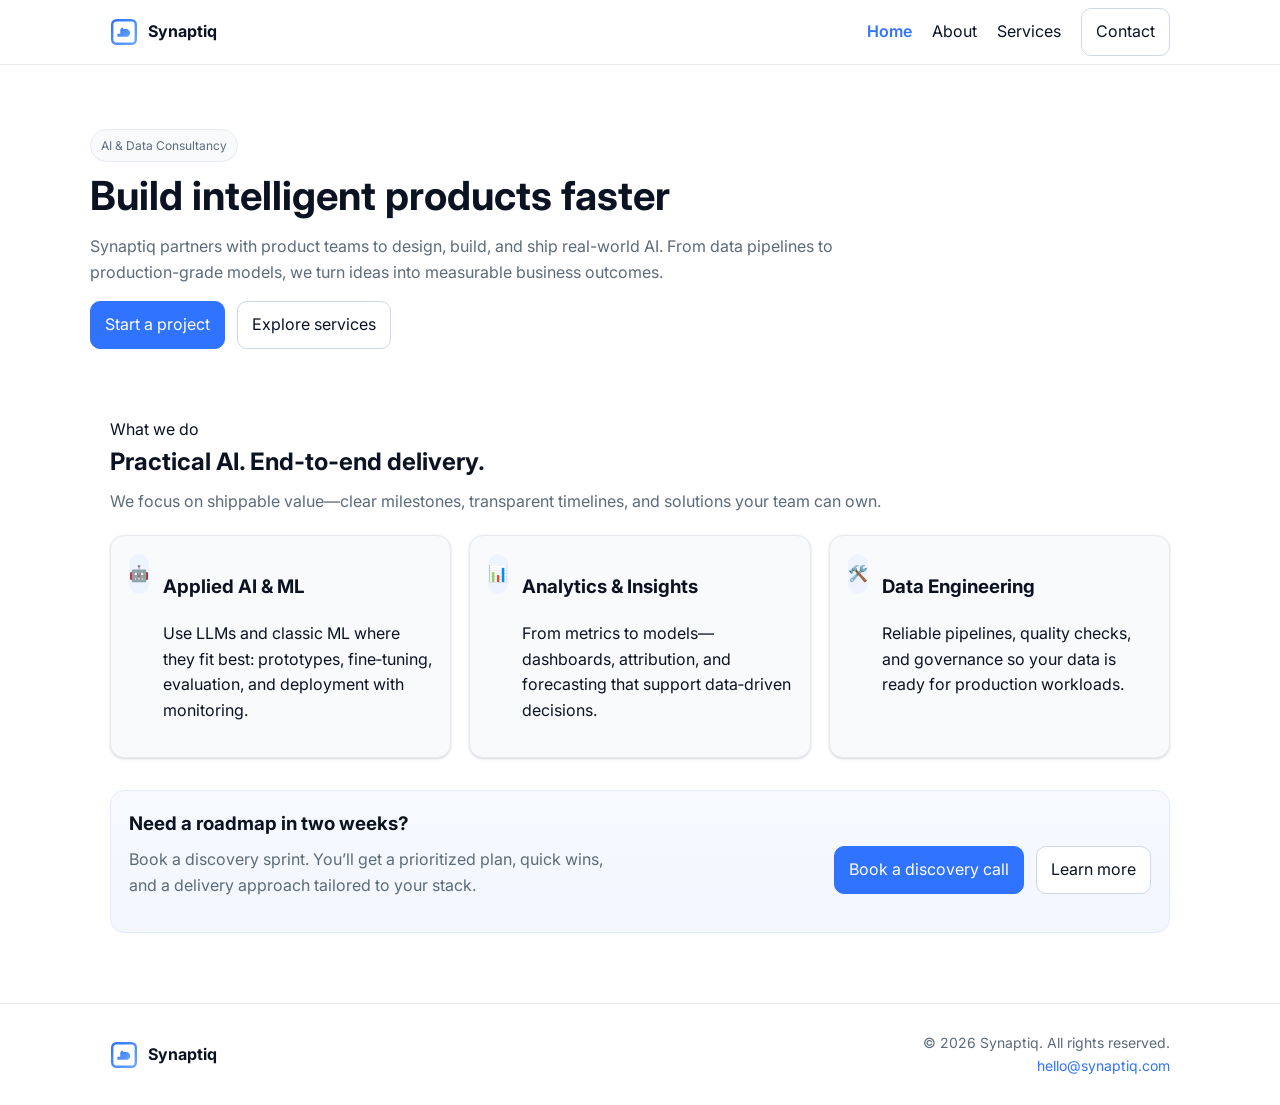
<file: synaptiq-website/index.html>
<!doctype html>
<html lang="en">
<head>
  <meta charset="utf-8" />
  <meta name="viewport" content="width=device-width, initial-scale=1" />
  <title>Synaptiq — AI & Data Solutions</title>
  <meta name="description" content="Synaptiq helps teams build intelligent products with AI, data engineering, and analytics." />
  <link rel="preconnect" href="https://fonts.googleapis.com" />
  <link rel="preconnect" href="https://fonts.gstatic.com" crossorigin />
  <link href="https://fonts.googleapis.com/css2?family=Inter:wght@400;600;700&display=swap" rel="stylesheet" />
  <link rel="stylesheet" href="./styles/main.css" />
  <link rel="icon" href="./assets/logo.svg" type="image/svg+xml" />
  <meta property="og:title" content="Synaptiq — AI & Data Solutions" />
  <meta property="og:description" content="Build intelligent products faster with Synaptiq." />
  <meta property="og:type" content="website" />
  <meta property="og:image" content="./assets/logo.svg" />
  <script type="application/ld+json">
  {
    "@context": "https://schema.org",
    "@type": "Organization",
    "name": "Synaptiq",
    "url": "https://example.com/",
    "logo": "./assets/logo.svg"
  }
  </script>
</head>
<body data-page="home">
  <header class="header">
    <div class="container nav">
      <a href="./index.html" class="brand" aria-label="Synaptiq home">
        <img src="./assets/logo.svg" alt="Synaptiq" class="logo" />
        <span class="name">Synaptiq</span>
      </a>
      <nav>
        <button class="nav-toggle" aria-expanded="false" aria-controls="primary-navigation" data-nav-toggle>
          <span aria-hidden="true">☰</span>
        </button>
        <div id="primary-navigation" class="nav-links">
          <a href="./index.html" data-page-link="home">Home</a>
          <a href="./about.html" data-page-link="about">About</a>
          <a href="./services.html" data-page-link="services">Services</a>
          <a href="./contact.html" class="btn btn-outline" data-page-link="contact">Contact</a>
        </div>
      </nav>
    </div>
  </header>

  <main>
    <section class="container hero">
      <span class="badge">AI & Data Consultancy</span>
      <h1>Build intelligent products faster</h1>
      <p>Synaptiq partners with product teams to design, build, and ship real-world AI. From data pipelines to production-grade models, we turn ideas into measurable business outcomes.</p>
      <div class="hero-cta">
        <a href="./contact.html" class="btn btn-primary">Start a project</a>
        <a href="./services.html" class="btn btn-outline">Explore services</a>
      </div>
    </section>

    <section class="section">
      <div class="container">
        <div class="kicker">What we do</div>
        <h2 class="section-title">Practical AI. End‑to‑end delivery.</h2>
        <p class="section-subtitle">We focus on shippable value—clear milestones, transparent timelines, and solutions your team can own.</p>

        <div class="grid grid-3 mt-5">
          <div class="card feature">
            <div class="feature-icon" aria-hidden="true">🤖</div>
            <div>
              <h3>Applied AI & ML</h3>
              <p>Use LLMs and classic ML where they fit best: prototypes, fine‑tuning, evaluation, and deployment with monitoring.</p>
            </div>
          </div>
          <div class="card feature">
            <div class="feature-icon" aria-hidden="true">📊</div>
            <div>
              <h3>Analytics & Insights</h3>
              <p>From metrics to models—dashboards, attribution, and forecasting that support data‑driven decisions.</p>
            </div>
          </div>
          <div class="card feature">
            <div class="feature-icon" aria-hidden="true">🛠️</div>
            <div>
              <h3>Data Engineering</h3>
              <p>Reliable pipelines, quality checks, and governance so your data is ready for production workloads.</p>
            </div>
          </div>
        </div>

        <div class="callout mt-8">
          <div class="grid grid-2">
            <div>
              <h3 class="m-0">Need a roadmap in two weeks?</h3>
              <p class="mt-2 text-muted">Book a discovery sprint. You’ll get a prioritized plan, quick wins, and a delivery approach tailored to your stack.</p>
            </div>
            <div class="hero-cta" style="justify-content: end; align-items: center;">
              <a href="./contact.html" class="btn btn-primary">Book a discovery call</a>
              <a href="./about.html" class="btn btn-outline">Learn more</a>
            </div>
          </div>
        </div>
      </div>
    </section>
  </main>

  <footer class="footer">
    <div class="container">
      <div class="grid grid-2">
        <a href="./index.html" class="brand">
          <img src="./assets/logo.svg" alt="" class="logo" />
          <span class="name">Synaptiq</span>
        </a>
        <div class="meta" style="text-align:right;">
          <div>© <span id="year"></span> Synaptiq. All rights reserved.</div>
          <div><a href="./contact.html">hello@synaptiq.com</a></div>
        </div>
      </div>
    </div>
  </footer>

  <script src="./scripts/main.js"></script>
  <script>document.getElementById('year').textContent = new Date().getFullYear();</script>
</body>
</html>
</file>
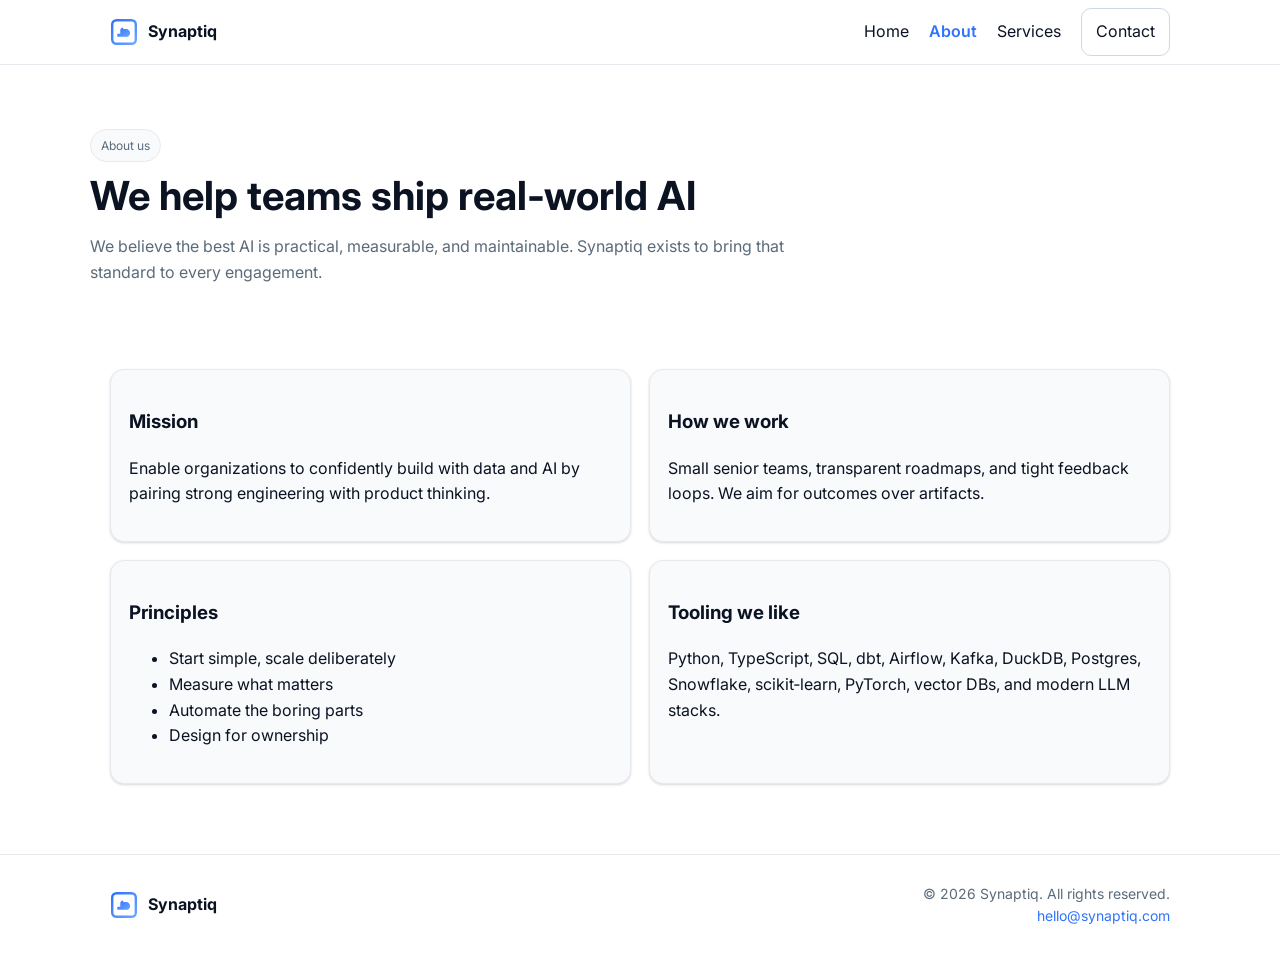
<file: synaptiq-website/about.html>
<!doctype html>
<html lang="en">
<head>
  <meta charset="utf-8" />
  <meta name="viewport" content="width=device-width, initial-scale=1" />
  <title>About — Synaptiq</title>
  <meta name="description" content="Learn about Synaptiq’s mission and team." />
  <link rel="preconnect" href="https://fonts.googleapis.com" />
  <link rel="preconnect" href="https://fonts.gstatic.com" crossorigin />
  <link href="https://fonts.googleapis.com/css2?family=Inter:wght@400;600;700&display=swap" rel="stylesheet" />
  <link rel="stylesheet" href="./styles/main.css" />
  <link rel="icon" href="./assets/logo.svg" type="image/svg+xml" />
</head>
<body data-page="about">
  <header class="header">
    <div class="container nav">
      <a href="./index.html" class="brand" aria-label="Synaptiq home">
        <img src="./assets/logo.svg" alt="Synaptiq" class="logo" />
        <span class="name">Synaptiq</span>
      </a>
      <nav>
        <button class="nav-toggle" aria-expanded="false" aria-controls="primary-navigation" data-nav-toggle>
          <span aria-hidden="true">☰</span>
        </button>
        <div id="primary-navigation" class="nav-links">
          <a href="./index.html" data-page-link="home">Home</a>
          <a href="./about.html" data-page-link="about">About</a>
          <a href="./services.html" data-page-link="services">Services</a>
          <a href="./contact.html" class="btn btn-outline" data-page-link="contact">Contact</a>
        </div>
      </nav>
    </div>
  </header>

  <main>
    <section class="container hero">
      <span class="badge">About us</span>
      <h1>We help teams ship real‑world AI</h1>
      <p>We believe the best AI is practical, measurable, and maintainable. Synaptiq exists to bring that standard to every engagement.</p>
    </section>

    <section class="section">
      <div class="container grid grid-2">
        <div class="card">
          <h3>Mission</h3>
          <p>Enable organizations to confidently build with data and AI by pairing strong engineering with product thinking.</p>
        </div>
        <div class="card">
          <h3>How we work</h3>
          <p>Small senior teams, transparent roadmaps, and tight feedback loops. We aim for outcomes over artifacts.</p>
        </div>
        <div class="card">
          <h3>Principles</h3>
          <ul>
            <li>Start simple, scale deliberately</li>
            <li>Measure what matters</li>
            <li>Automate the boring parts</li>
            <li>Design for ownership</li>
          </ul>
        </div>
        <div class="card">
          <h3>Tooling we like</h3>
          <p>Python, TypeScript, SQL, dbt, Airflow, Kafka, DuckDB, Postgres, Snowflake, scikit‑learn, PyTorch, vector DBs, and modern LLM stacks.</p>
        </div>
      </div>
    </section>
  </main>

  <footer class="footer">
    <div class="container">
      <div class="grid grid-2">
        <a href="./index.html" class="brand">
          <img src="./assets/logo.svg" alt="" class="logo" />
          <span class="name">Synaptiq</span>
        </a>
        <div class="meta" style="text-align:right;">
          <div>© <span id="year"></span> Synaptiq. All rights reserved.</div>
          <div><a href="./contact.html">hello@synaptiq.com</a></div>
        </div>
      </div>
    </div>
  </footer>

  <script src="./scripts/main.js"></script>
  <script>document.getElementById('year').textContent = new Date().getFullYear();</script>
</body>
</html>
</file>
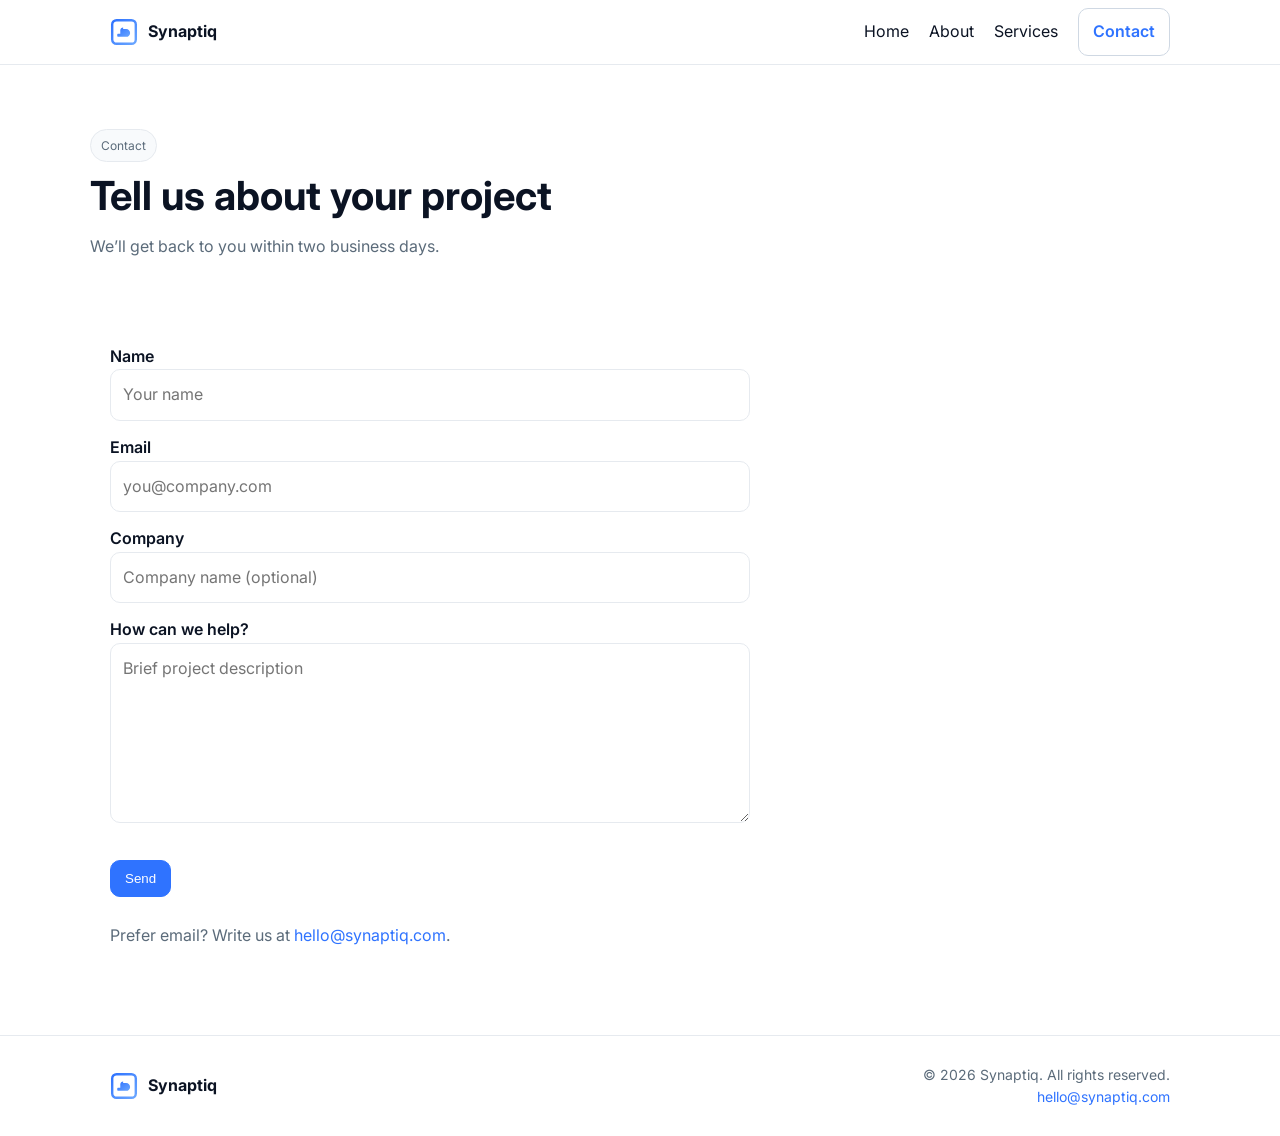
<file: synaptiq-website/contact.html>
<!doctype html>
<html lang="en">
<head>
  <meta charset="utf-8" />
  <meta name="viewport" content="width=device-width, initial-scale=1" />
  <title>Contact — Synaptiq</title>
  <meta name="description" content="Contact Synaptiq to start a project or ask a question." />
  <link rel="preconnect" href="https://fonts.googleapis.com" />
  <link rel="preconnect" href="https://fonts.gstatic.com" crossorigin />
  <link href="https://fonts.googleapis.com/css2?family=Inter:wght@400;600;700&display=swap" rel="stylesheet" />
  <link rel="stylesheet" href="./styles/main.css" />
  <link rel="icon" href="./assets/logo.svg" type="image/svg+xml" />
</head>
<body data-page="contact">
  <header class="header">
    <div class="container nav">
      <a href="./index.html" class="brand" aria-label="Synaptiq home">
        <img src="./assets/logo.svg" alt="Synaptiq" class="logo" />
        <span class="name">Synaptiq</span>
      </a>
      <nav>
        <button class="nav-toggle" aria-expanded="false" aria-controls="primary-navigation" data-nav-toggle>
          <span aria-hidden="true">☰</span>
        </button>
        <div id="primary-navigation" class="nav-links">
          <a href="./index.html" data-page-link="home">Home</a>
          <a href="./about.html" data-page-link="about">About</a>
          <a href="./services.html" data-page-link="services">Services</a>
          <a href="./contact.html" class="btn btn-outline" data-page-link="contact">Contact</a>
        </div>
      </nav>
    </div>
  </header>

  <main>
    <section class="container hero">
      <span class="badge">Contact</span>
      <h1>Tell us about your project</h1>
      <p>We’ll get back to you within two business days.</p>
    </section>

    <section class="section">
      <div class="container">
        <form id="contact-form" class="form" action="mailto:hello@synaptiq.com" method="GET" enctype="text/plain">
          <div>
            <label for="name">Name</label>
            <input id="name" class="input" name="name" required placeholder="Your name" />
          </div>
          <div>
            <label for="email">Email</label>
            <input id="email" class="input" type="email" name="email" required placeholder="you@company.com" />
          </div>
          <div>
            <label for="company">Company</label>
            <input id="company" class="input" name="company" placeholder="Company name (optional)" />
          </div>
          <div>
            <label for="message">How can we help?</label>
            <textarea id="message" class="input" name="message" rows="6" required placeholder="Brief project description"></textarea>
          </div>
          <div class="hero-cta">
            <button type="submit" class="btn btn-primary">Send</button>
            <span id="form-notice" class="text-muted" style="display:none"></span>
          </div>
          <p class="text-muted mt-3">Prefer email? Write us at <a href="mailto:hello@synaptiq.com">hello@synaptiq.com</a>.</p>
        </form>
      </div>
    </section>
  </main>

  <footer class="footer">
    <div class="container">
      <div class="grid grid-2">
        <a href="./index.html" class="brand">
          <img src="./assets/logo.svg" alt="" class="logo" />
          <span class="name">Synaptiq</span>
        </a>
        <div class="meta" style="text-align:right;">
          <div>© <span id="year"></span> Synaptiq. All rights reserved.</div>
          <div><a href="./contact.html">hello@synaptiq.com</a></div>
        </div>
      </div>
    </div>
  </footer>

  <script src="./scripts/main.js"></script>
  <script>document.getElementById('year').textContent = new Date().getFullYear();</script>
</body>
</html>
</file>
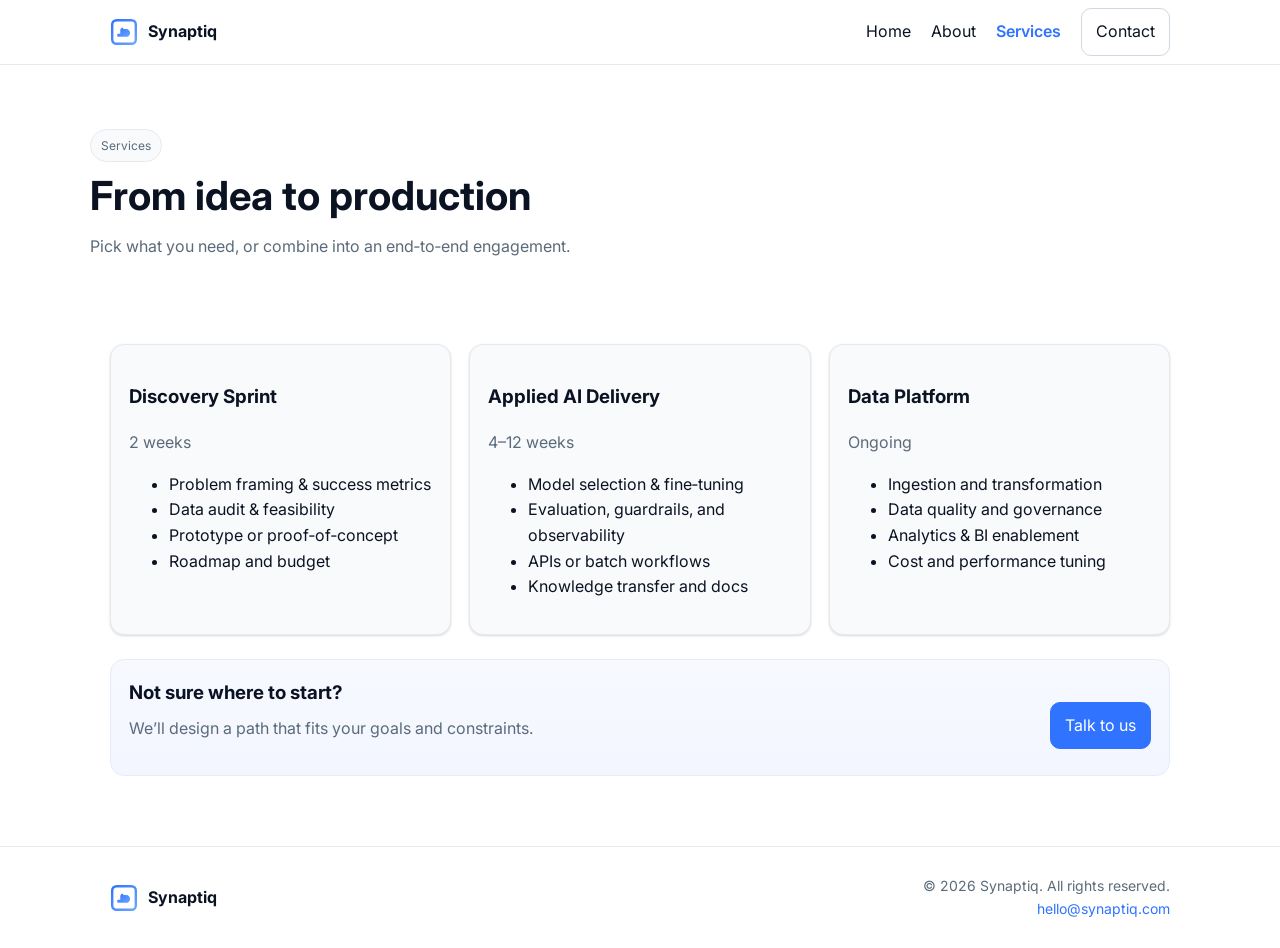
<file: synaptiq-website/services.html>
<!doctype html>
<html lang="en">
<head>
  <meta charset="utf-8" />
  <meta name="viewport" content="width=device-width, initial-scale=1" />
  <title>Services — Synaptiq</title>
  <meta name="description" content="Synaptiq services: applied AI, analytics, and data engineering." />
  <link rel="preconnect" href="https://fonts.googleapis.com" />
  <link rel="preconnect" href="https://fonts.gstatic.com" crossorigin />
  <link href="https://fonts.googleapis.com/css2?family=Inter:wght@400;600;700&display=swap" rel="stylesheet" />
  <link rel="stylesheet" href="./styles/main.css" />
  <link rel="icon" href="./assets/logo.svg" type="image/svg+xml" />
</head>
<body data-page="services">
  <header class="header">
    <div class="container nav">
      <a href="./index.html" class="brand" aria-label="Synaptiq home">
        <img src="./assets/logo.svg" alt="Synaptiq" class="logo" />
        <span class="name">Synaptiq</span>
      </a>
      <nav>
        <button class="nav-toggle" aria-expanded="false" aria-controls="primary-navigation" data-nav-toggle>
          <span aria-hidden="true">☰</span>
        </button>
        <div id="primary-navigation" class="nav-links">
          <a href="./index.html" data-page-link="home">Home</a>
          <a href="./about.html" data-page-link="about">About</a>
          <a href="./services.html" data-page-link="services">Services</a>
          <a href="./contact.html" class="btn btn-outline" data-page-link="contact">Contact</a>
        </div>
      </nav>
    </div>
  </header>

  <main>
    <section class="container hero">
      <span class="badge">Services</span>
      <h1>From idea to production</h1>
      <p>Pick what you need, or combine into an end‑to‑end engagement.</p>
    </section>

    <section class="section">
      <div class="container grid grid-3">
        <div class="card">
          <h3>Discovery Sprint</h3>
          <p class="text-muted">2 weeks</p>
          <ul>
            <li>Problem framing & success metrics</li>
            <li>Data audit & feasibility</li>
            <li>Prototype or proof‑of‑concept</li>
            <li>Roadmap and budget</li>
          </ul>
        </div>
        <div class="card">
          <h3>Applied AI Delivery</h3>
          <p class="text-muted">4–12 weeks</p>
          <ul>
            <li>Model selection & fine‑tuning</li>
            <li>Evaluation, guardrails, and observability</li>
            <li>APIs or batch workflows</li>
            <li>Knowledge transfer and docs</li>
          </ul>
        </div>
        <div class="card">
          <h3>Data Platform</h3>
          <p class="text-muted">Ongoing</p>
          <ul>
            <li>Ingestion and transformation</li>
            <li>Data quality and governance</li>
            <li>Analytics & BI enablement</li>
            <li>Cost and performance tuning</li>
          </ul>
        </div>
      </div>
      <div class="container mt-6">
        <div class="callout">
          <div class="grid grid-2">
            <div>
              <h3 class="m-0">Not sure where to start?</h3>
              <p class="mt-2 text-muted">We’ll design a path that fits your goals and constraints.</p>
            </div>
            <div class="hero-cta" style="justify-content: end; align-items: center;">
              <a href="./contact.html" class="btn btn-primary">Talk to us</a>
            </div>
          </div>
        </div>
      </div>
    </section>
  </main>

  <footer class="footer">
    <div class="container">
      <div class="grid grid-2">
        <a href="./index.html" class="brand">
          <img src="./assets/logo.svg" alt="" class="logo" />
          <span class="name">Synaptiq</span>
        </a>
        <div class="meta" style="text-align:right;">
          <div>© <span id="year"></span> Synaptiq. All rights reserved.</div>
          <div><a href="./contact.html">hello@synaptiq.com</a></div>
        </div>
      </div>
    </div>
  </footer>

  <script src="./scripts/main.js"></script>
  <script>document.getElementById('year').textContent = new Date().getFullYear();</script>
</body>
</html>
</file>
<file: synaptiq-website/styles/main.css>
:root{--bg:#ffffff;--text:#0b1323;--muted:#5b6b7a;--accent:#2f73ff;--accent-600:#2361e6;--border:#e6eaef;--card:#f8fafc;--shadow:0 1px 2px rgba(16,24,40,.06),0 1px 3px rgba(16,24,40,.1)}*{box-sizing:border-box}html,body{margin:0;padding:0}body{font-family:'Inter',system-ui,-apple-system,Segoe UI,Roboto,Ubuntu,Cantarell,'Helvetica Neue',Arial,'Noto Sans',sans-serif;color:var(--text);background:var(--bg);line-height:1.6}
img{max-width:100%;display:block}
a{color:var(--accent);text-decoration:none}a:hover{color:var(--accent-600)}
.container{max-width:1100px;margin:0 auto;padding:0 20px}
.header{position:sticky;top:0;background:rgba(255,255,255,.9);backdrop-filter:saturate(180%) blur(8px);border-bottom:1px solid var(--border);z-index:100}
.nav{display:flex;align-items:center;justify-content:space-between;min-height:64px}
.brand{display:flex;align-items:center;gap:10px;color:inherit}
.logo{width:28px;height:28px}
.name{font-weight:700}
.nav-links{display:flex;gap:20px;align-items:center}
.nav-links a{color:var(--text)}
.nav-links a.active{color:var(--accent);font-weight:600}
.nav-toggle{display:none;background:transparent;border:1px solid var(--border);border-radius:8px;padding:6px 10px}

.hero{padding:64px 0 28px}
.hero h1{font-size:40px;line-height:1.1;margin:12px 0}
.hero p{max-width:760px;color:var(--muted)}
.hero-cta{display:flex;gap:12px;flex-wrap:wrap;margin-top:16px}

.section{padding:40px 0}
.section-title{margin:0}
.section-subtitle{color:var(--muted);margin-top:8px}

.badge{display:inline-block;background:var(--card);border:1px solid var(--border);padding:6px 10px;border-radius:999px;font-size:12px;color:var(--muted)}

.grid{display:grid;gap:18px}
.grid-2{grid-template-columns:repeat(2,minmax(0,1fr))}
.grid-3{grid-template-columns:repeat(3,minmax(0,1fr))}

.card{background:var(--card);border:1px solid var(--border);border-radius:14px;padding:18px;box-shadow:var(--shadow)}
.feature{display:flex;gap:14px}
.feature-icon{width:40px;height:40px;border-radius:10px;background:#eef4ff;display:flex;align-items:center;justify-content:center}

.callout{background:linear-gradient(180deg,#f7f9ff,#f3f6ff);border:1px solid #e4ebff;padding:18px;border-radius:14px}

.btn{display:inline-flex;align-items:center;justify-content:center;border-radius:10px;padding:10px 14px;border:1px solid var(--border);color:var(--text);background:#fff;transition:.15s ease;border-color:#cfd8e3}
.btn:hover{transform:translateY(-1px)}
.btn-outline{background:#fff}
.btn-primary{background:var(--accent);color:#fff;border-color:var(--accent)}
.btn-primary:hover{background:var(--accent-600);border-color:var(--accent-600)}

.footer{border-top:1px solid var(--border);padding:28px 0;margin-top:30px}
.meta{color:var(--muted);font-size:14px}
.text-muted{color:var(--muted)}
.m-0{margin:0}.mt-2{margin-top:8px}.mt-3{margin-top:12px}.mt-5{margin-top:20px}.mt-6{margin-top:24px}.mt-8{margin-top:32px}

.form{display:grid;gap:14px;max-width:640px}
label{font-weight:600}
.input{width:100%;padding:12px 12px;border-radius:10px;border:1px solid var(--border);background:#fff;font:inherit}
.input:focus{outline:3px solid rgba(47,115,255,.2);border-color:var(--accent)}

@media (max-width:860px){
  .grid-3{grid-template-columns:1fr}
  .grid-2{grid-template-columns:1fr}
  .hero{padding:38px 0 18px}
  .hero h1{font-size:32px}
  .nav-toggle{display:inline-flex}
  .nav-links{position:absolute;right:20px;top:64px;background:#fff;border:1px solid var(--border);border-radius:12px;padding:10px;display:none;flex-direction:column;gap:8px;box-shadow:var(--shadow)}
  .nav-links.open{display:flex}
}
</file>
